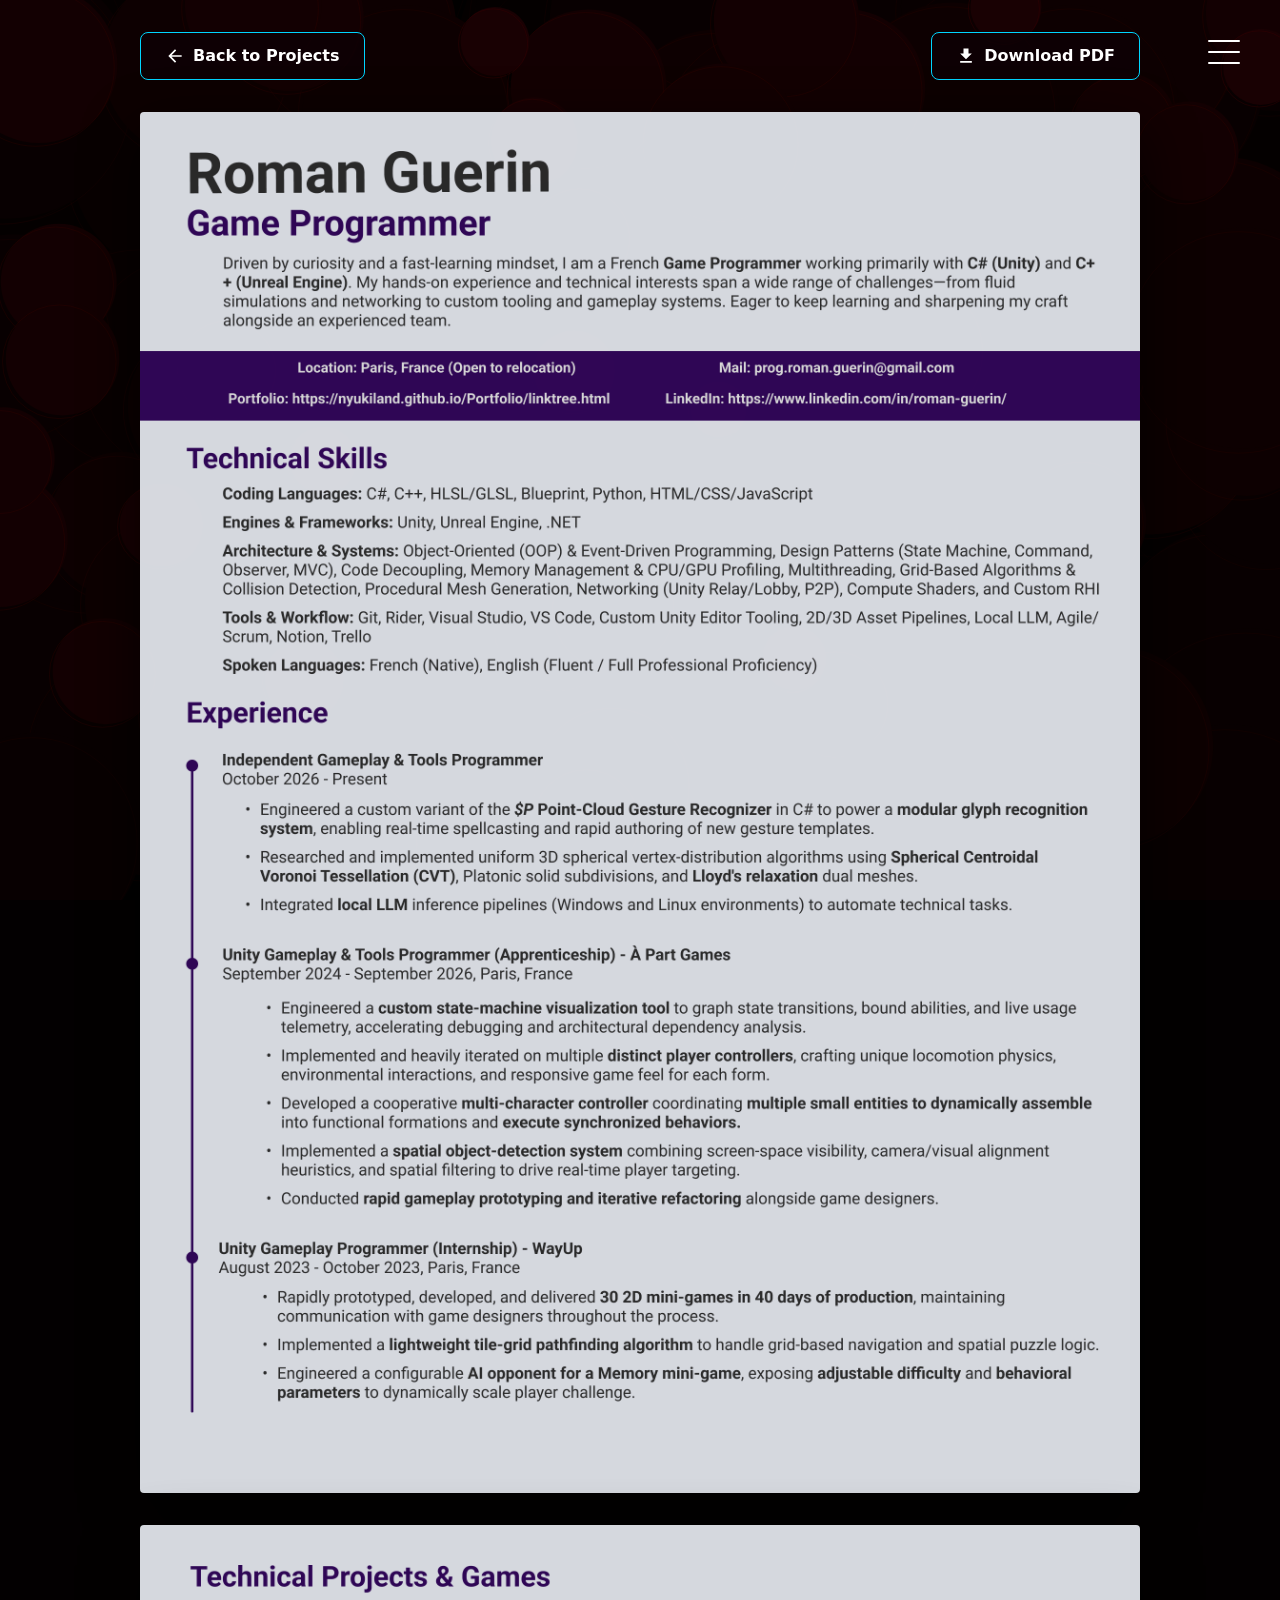
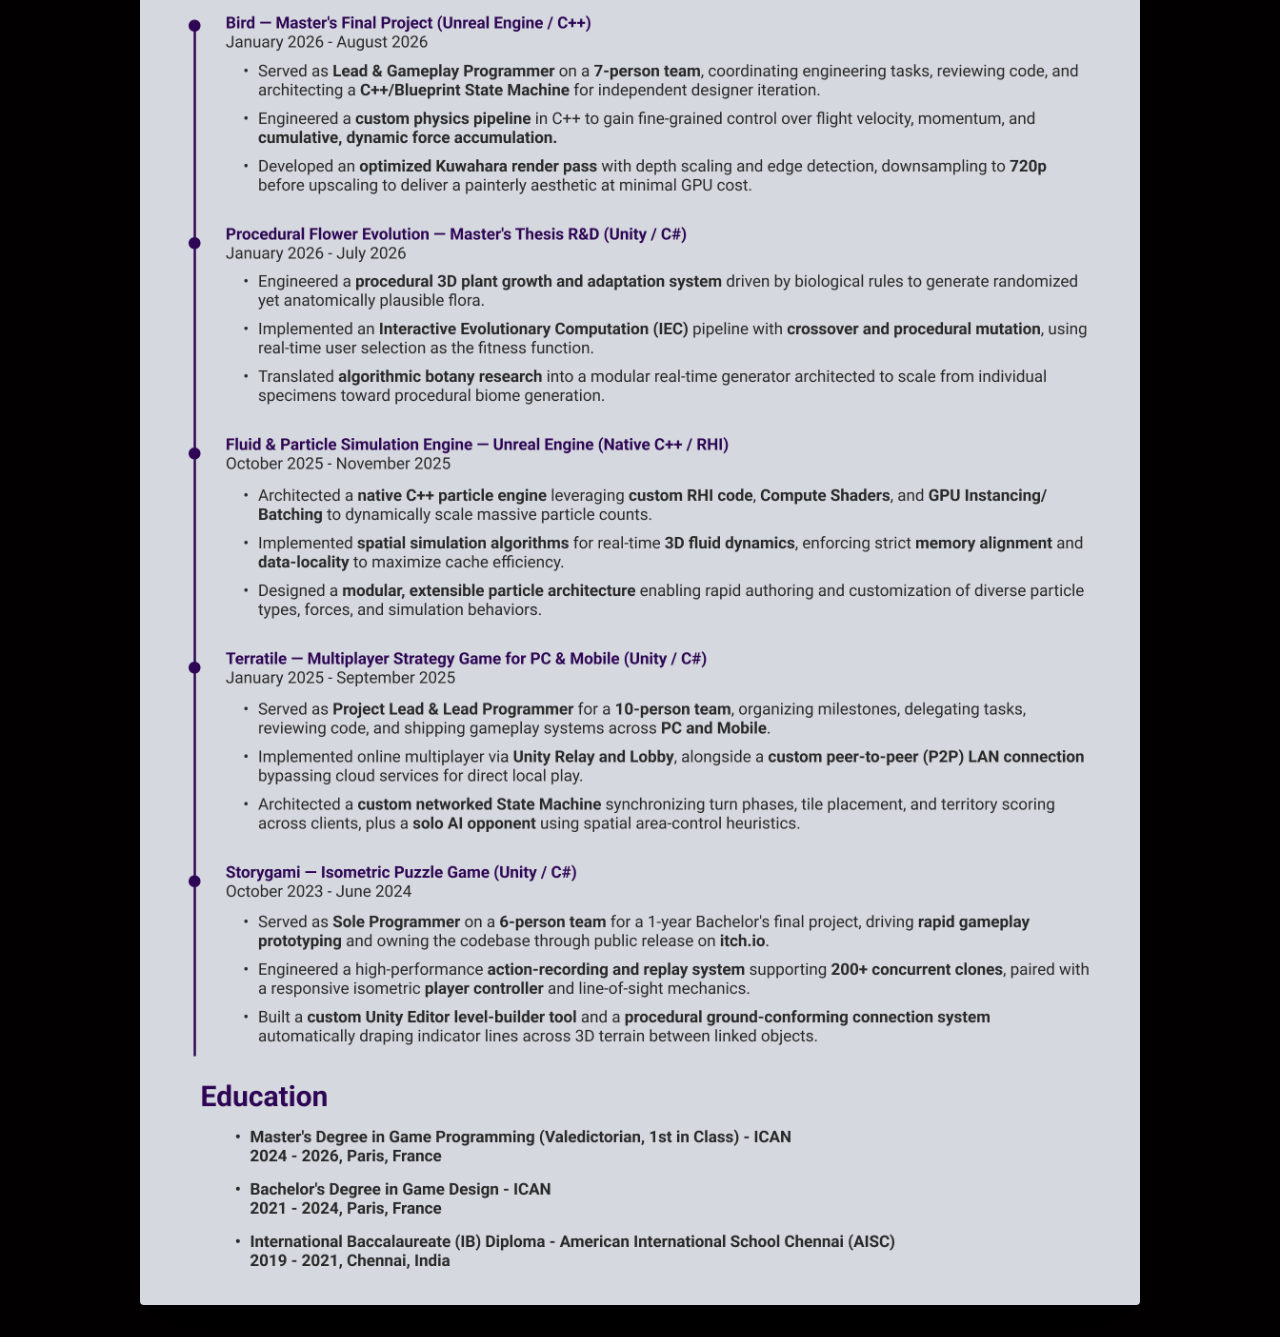
<file: cv.html>
<!doctype html>
<html lang="en">
  <head>
    <meta charset="UTF-8" />
    <link rel="icon" type="image/svg+xml" href="assets/favicon.svg" />
    <meta name="viewport" content="width=device-width, initial-scale=1.0" />
    <title>Resume | Roman Guerin</title>
    <link rel="stylesheet" href="css/style.css" />
  </head>
  <body>
    <canvas id="bg-canvas"></canvas>

    <top-nav></top-nav>

    <div class="cv-page-container">
      <div class="cv-toolbar">
        <a href="index.html" class="cv-action-btn">
          <svg viewBox="0 0 24 24" style="margin-right: 8px">
            <path
              d="M20 11H7.83l5.59-5.59L12 4l-8 8 8 8 1.41-1.41L7.83 13H20v-2z"
            />
          </svg>
          Back to Projects
        </a>
        <a href="assets/Roman_Guerin_Resume.pdf" download class="cv-action-btn">
          <svg viewBox="0 0 24 24" style="margin-right: 8px">
            <path d="M19 9h-4V3H9v6H5l7 7 7-7zM5 18v2h14v-2H5z" />
          </svg>
          Download PDF
        </a>
      </div>

      <div class="cv-document-wrapper">
        <img
          src="assets/cv_page1.png"
          alt="Roman Guerin Resume - Page 1"
          class="cv-page"
        />
        <img
          src="assets/cv_page2.png"
          alt="Roman Guerin Resume - Page 2"
          class="cv-page"
        />
      </div>
    </div>

    <script src="js/background.js"></script>
    <script src="js/nav.js"></script>
  </body>
</html>
</file>
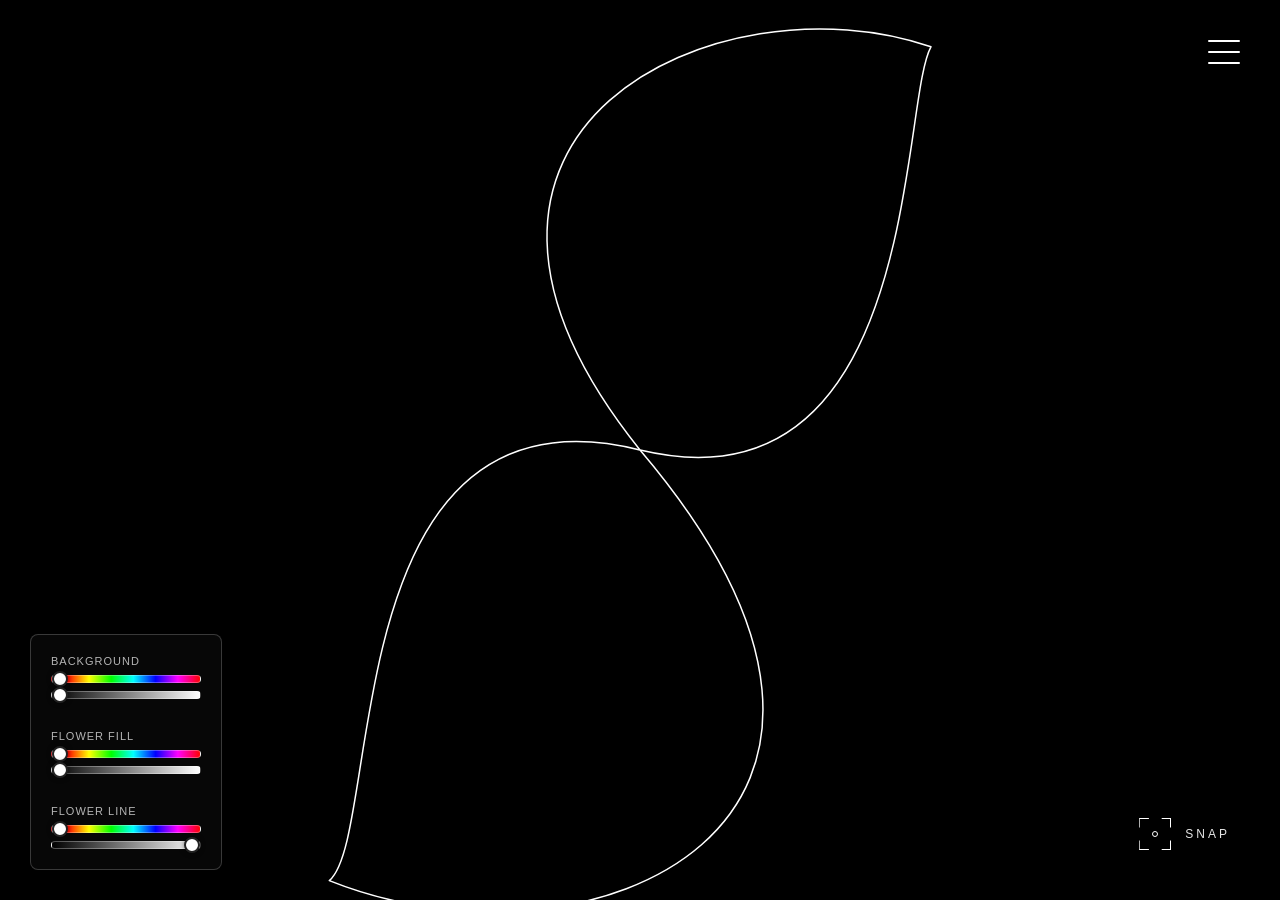
<file: infiniteflower.html>
<!doctype html>
<html lang="en">
  <head>
    <meta charset="UTF-8" />
    <link rel="icon" type="image/svg+xml" href="assets/favicon.svg" />
    <meta name="viewport" content="width=device-width, initial-scale=1.0" />
    <title>Infinite Black Flower</title>
    
    <link rel="stylesheet" href="css/style.css" />
    <link rel="stylesheet" href="css/experiment.css" />
    <link rel="stylesheet" href="css/infiniteflower.css" />
  </head>
  <body>
    <top-nav></top-nav>

    <div id="ui">
      <button class="snap-btn" onclick="captureFlower()">
        <div class="viewfinder">
          <div class="viewfinder-corner tl-corner"></div>
          <div class="viewfinder-corner tr-corner"></div>
          <div class="viewfinder-corner bl-corner"></div>
          <div class="viewfinder-corner br-corner"></div>
          <div class="center-circle"></div>
        </div>
        <span class="snap-label">Snap</span>
      </button>
    </div>
    
    <div id="color-controls">
      <div class="control-block">
        <label>Background</label>
        <input type="range" id="bgColor" class="color-slider" min="0" max="100" value="0">
        <input type="range" id="bgIntensity" class="intensity-slider" min="0" max="100" value="0">
      </div>
      <div class="control-block">
        <label>Flower Fill</label>
        <input type="range" id="flowerColor" class="color-slider" min="0" max="100" value="0">
        <input type="range" id="flowerIntensity" class="intensity-slider" min="0" max="100" value="0">
      </div>
      <div class="control-block">
        <label>Flower Line</label>
        <input type="range" id="lineColor" class="color-slider" min="0" max="100" value="0">
        <input type="range" id="lineIntensity" class="intensity-slider" min="0" max="100" value="100">
      </div>
    </div>
    
    <canvas id="canvas"></canvas>
    
    <script src="js/nav.js"></script>
    <script src="js/infiniteflower.js"></script>
  </body>
</html>
</file>
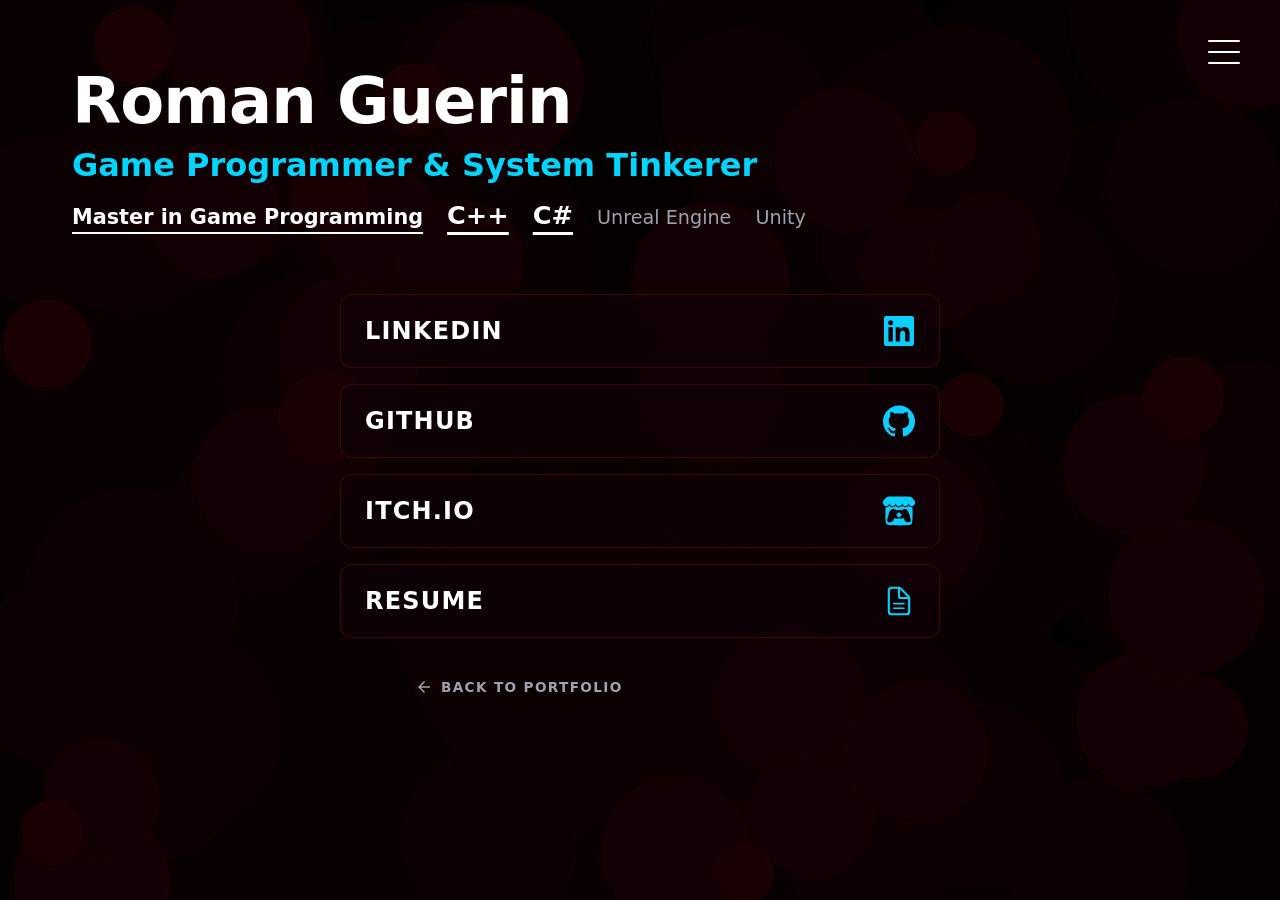
<file: linktree.html>
<!doctype html>
<html lang="en">
  <head>
    <meta charset="UTF-8" />
    <link rel="icon" type="image/svg+xml" href="assets/favicon.svg" />
    <meta name="viewport" content="width=device-width, initial-scale=1.0" />
    <title>Roman Guerin Portfolio | Game Programmer</title>
    <link rel="stylesheet" href="css/style.css" />
  </head>
  <body>
    <canvas id="bg-canvas"></canvas>

    <top-nav></top-nav>

    <main class="ui-layer">
      <header class="hero">
        <h1>Roman Guerin</h1>
        <h2>Game Programmer & System Tinkerer</h2>

        <div class="tags-container minimalist-tags">
          <span class="text-degree">Master in Game Programming</span>
          <span class="text-lang">C++</span>
          <span class="text-lang">C#</span>
          <span class="text-engine">Unreal Engine</span>
          <span class="text-engine">Unity</span>
        </div>
      </header>

      <div class="link-tree-container">
        <a href="https://www.linkedin.com/in/roman-guerin/" target="_blank" class="link-tree-btn">
          <span>LinkedIn</span>
          <img src="assets/linkedin.svg" alt="LinkedIn" class="social-icon-img" />
        </a>

        <a href="https://github.com/nyukiland" target="_blank" class="link-tree-btn">
          <span>GitHub</span>
          <img src="assets/github.svg" alt="GitHub" class="social-icon-img" />
        </a>

        <a href="https://nyukiland.itch.io/" target="_blank" class="link-tree-btn">
          <span>Itch.io</span>
          <img src="assets/itch.svg" alt="Itch.io" class="social-icon-img" />
        </a>

        <a href="cv.html" class="link-tree-btn">
          <span>Resume</span>
          <img src="assets/doc.svg" alt="CV" class="social-icon-img" />
        </a>
      </div>

        <div class="back-home-wrapper">
        <a href="index.html" class="back-home-btn">
          <svg viewBox="0 0 24 24">
            <path d="M20 11H7.83l5.59-5.59L12 4l-8 8 8 8 1.41-1.41L7.83 13H20v-2z" />
          </svg>
          Back to Portfolio
        </a>
      </div>

    <script src="js/background.js"></script>
    <script src="js/ui.js"></script>
    <script src="js/nav.js"></script>
  </body>
</html>
</file>
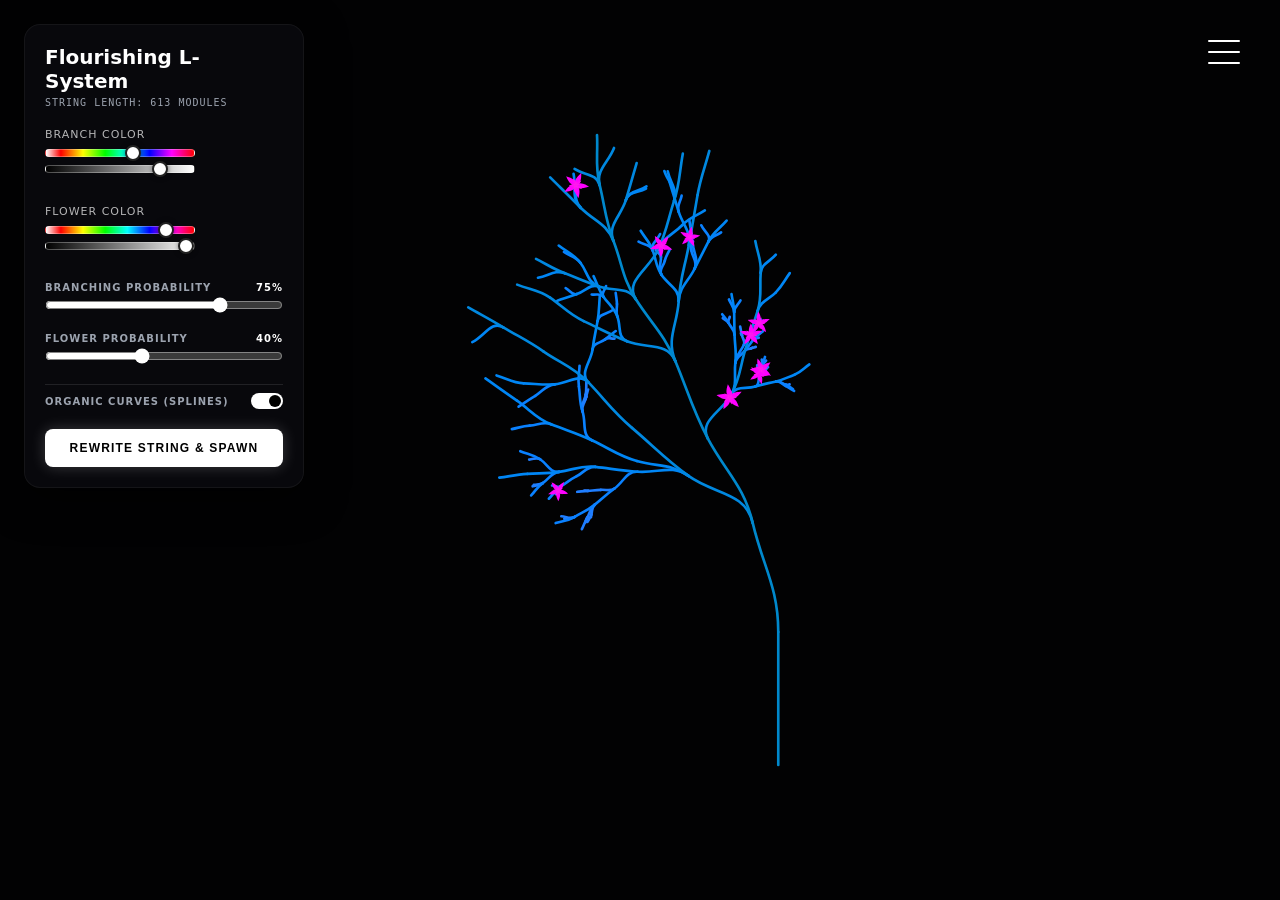
<file: lsystem.html>
<!DOCTYPE html>
<html lang="en">
<head>
    <meta charset="UTF-8">
    <link rel="icon" type="image/svg+xml" href="assets/favicon.svg" />
    <meta name="viewport" content="width=device-width, initial-scale=1.0">
    <title>Flourishing L-System</title>
    
    <link rel="stylesheet" href="css/style.css" />
    <link rel="stylesheet" href="css/experiment.css" />
    <link rel="stylesheet" href="css/lsystem.css" />
    
    <style>
        canvas {
            display: block;
            position: fixed;
            top: 0; left: 0;
            width: 100%; height: 100%;
            z-index: 0; 
        }
    </style>
  </head>
<body>
    <top-nav></top-nav>
    <canvas id="canvas"></canvas>

    <div id="ui-panel">
        <div>
            <h1 class="panel-title">Flourishing L-System</h1>
            <p id="stats-display" class="panel-subtitle">String Length: 0</p>
        </div>

        <div class="space-y">
            <div class="control-block">
                <label>Branch Color</label>
                <input type="range" id="branchColor" class="color-slider" min="0" max="100" value="60">
                <input type="range" id="branchIntensity" class="intensity-slider" min="0" max="100" value="80">
            </div>
            
            <div class="control-block">
                <label>Flower Color</label>
                <input type="range" id="flowerColor" class="color-slider" min="0" max="100" value="85">
                <input type="range" id="flowerIntensity" class="intensity-slider" min="0" max="100" value="100">
            </div>

            <div>
                <label class="flex-between">
                    <span>Branching Probability</span>
                    <span id="val-branching" class="text-white">75%</span>
                </label>
                <input type="range" id="param-branching" min="0" max="100" value="75" class="native-range">
            </div>

            <div>
                <label class="flex-between">
                    <span>Flower Probability</span>
                    <span id="val-flowers" class="text-white">40%</span>
                </label>
                <input type="range" id="param-flowers" min="0" max="100" value="40" class="native-range">
            </div>
            
            <div class="toggle-row">
                <label class="toggle-label">Organic Curves (Splines)</label>
                <div id="spline-toggle" class="toggle-switch active">
                    <div class="toggle-thumb"></div>
                </div>
            </div>
        </div>

        <button id="btn-generate" class="generate-btn">
            Rewrite String & Spawn
        </button>
    </div>

    <script src="js/nav.js"></script>
    <script src="js/lsystem.js"></script>
</body>
</html>
</file>
<file: css/style.css>
:root {
  --text-main: #ffffff;
  --text-muted: #a0a0b0;
  --accent-cyan: #00d5ff;
  --card-bg: rgba(15, 0, 5, 0.4);
  --card-border: rgba(255, 30, 60, 0.2);
  --card-hover-border: rgba(0, 213, 255, 0.5);
}

* {
  margin: 0;
  padding: 0;
  box-sizing: border-box;
}

body {
  background-color: #030001;
  color: var(--text-main);
  font-family:
    system-ui,
    -apple-system,
    BlinkMacSystemFont,
    "Segoe UI",
    Roboto,
    sans-serif;
  overflow-x: hidden;
}

::-webkit-scrollbar {
  display: none;
  width: 0px;
  background: transparent;
}

html,
body {
  scrollbar-width: none;
  -ms-overflow-style: none;
}

#top-nav {
  position: absolute;
  top: 40px;
  right: 40px;
  z-index: 20;
  display: flex;
  flex-direction: column;
  align-items: flex-end;
}

.hamburger {
  width: 32px;
  height: 24px;
  background: none;
  border: none;
  cursor: pointer;
  position: relative;
  z-index: 30;
  outline: none;
}

.hamburger span {
  display: block;
  position: absolute;
  width: 100%;
  height: 2px;
  background: white;
  border-radius: 2px;
  transition: all 0.3s cubic-bezier(0.25, 0.1, 0.25, 1);
  transform-origin: center;
}

.hamburger span:nth-child(1) {
  top: 0;
}
.hamburger span:nth-child(2) {
  top: 50%;
  transform: translateY(-50%);
}
.hamburger span:nth-child(3) {
  bottom: 0;
}

.hamburger.open span:nth-child(1) {
  top: 50%;
  transform: translateY(-50%) rotate(45deg);
}
.hamburger.open span:nth-child(2) {
  opacity: 0;
}
.hamburger.open span:nth-child(3) {
  bottom: 50%;
  transform: translateY(50%) rotate(-45deg);
}

.dropdown {
  position: absolute;
  top: 40px;
  right: 0;
  background: rgba(15, 0, 5, 0.85);
  backdrop-filter: none;
  border: 1px solid rgba(255, 255, 255, 0.15);
  border-radius: 8px;
  padding: 10px 0;
  display: flex;
  flex-direction: column;
  min-width: 180px;
  opacity: 0;
  pointer-events: none;
  transform: translateY(-10px);
  transition: all 0.3s cubic-bezier(0.25, 0.1, 0.25, 1);
}

.dropdown.open {
  opacity: 1;
  pointer-events: auto;
  transform: translateY(0);
}

.dropdown a {
  color: rgba(255, 255, 255, 0.7);
  text-decoration: none;
  padding: 12px 24px;
  font-size: 13px;
  text-transform: uppercase;
  letter-spacing: 0.15em;
  transition:
    background 0.2s,
    color 0.2s;
}

.dropdown a:hover {
  background: rgba(255, 255, 255, 0.1);
  color: white;
}

#bg-canvas {
  position: fixed;
  top: 0;
  left: 0;
  width: 100vw;
  height: 100vh;
  z-index: -1;
  pointer-events: none;
}

.ui-layer {
  position: relative;
  z-index: 1;
  max-width: 1200px;
  margin: 0 auto;
  padding: 4rem 2rem;
}

.hero {
  margin-bottom: 4rem;
}
.hero h1 {
  font-size: 4rem;
  font-weight: 800;
  letter-spacing: -1px;
  margin-bottom: 0.5rem;
}
.hero h2 {
  font-size: 2rem;
  color: var(--accent-cyan);
  font-weight: 600;
  margin-bottom: 1rem;
}

.tags-container.minimalist-tags {
  display: flex;
  flex-wrap: wrap;
  gap: 1.5rem;
  margin-bottom: 2.5rem;
  align-items: baseline;
}
.text-degree {
  font-size: 1.3rem;
  font-weight: 700;
  color: var(--text-main);
  text-decoration: underline;
  text-decoration-color: var(--text-main);
  text-underline-offset: 8px;
  text-decoration-thickness: 2px;
}
.text-lang {
  font-size: 1.6rem;
  font-weight: 800;
  color: var(--text-main);
  text-decoration: underline;
  text-decoration-color: var(--text-main);
  text-underline-offset: 8px;
  text-decoration-thickness: 3px;
}
.text-engine {
  font-size: 1.2rem;
  font-weight: 500;
  color: var(--text-muted);
}

.subtitle {
  font-size: 1.2rem;
  color: var(--text-muted);
  max-width: 600px;
  line-height: 1.5;
}

.projects-grid {
  display: grid;
  grid-template-columns: repeat(auto-fit, minmax(320px, 1fr));
  gap: 2rem;
}
.project-card {
  background: rgba(15, 0, 5, 0.85);
  backdrop-filter: none;
  border: 1px solid var(--card-border);
  border-radius: 12px;
  padding: 2rem;
  cursor: pointer;
  transition:
    transform 0.3s ease,
    border-color 0.3s ease,
    box-shadow 0.3s ease;
}
.project-card:hover {
  transform: translateY(-5px);
  border-color: var(--card-hover-border);
  box-shadow: 0 10px 30px rgba(0, 213, 255, 0.1);
}
.tech-tag {
  display: inline-block;
  font-size: 0.8rem;
  font-weight: 700;
  text-transform: uppercase;
  letter-spacing: 1px;
  color: var(--accent-cyan);
  margin-bottom: 1rem;
}
.project-card h3 {
  font-size: 1.5rem;
  margin-bottom: 1rem;
}
.project-card p {
  color: var(--text-muted);
  line-height: 1.6;
  font-size: 0.95rem;
}

.modal-overlay {
  position: fixed;
  top: 0;
  left: 0;
  width: 100vw;
  height: 100vh;
  background: rgba(0, 0, 0, 0.85);
  backdrop-filter: none;
  z-index: 100;
  display: flex;
  justify-content: center;
  align-items: center;
  opacity: 0;
  pointer-events: none;
  transition: opacity 0.3s ease;
}
.modal-overlay.active {
  opacity: 1;
  pointer-events: auto;
}
.modal-content {
  background: var(--card-bg);
  border: 1px solid var(--accent-cyan);
  border-radius: 12px;
  width: 90%;
  max-width: 800px;
  max-height: 90vh;
  overflow-y: auto;
  padding: 2.5rem;
  position: relative;
  box-shadow: 0 20px 50px rgba(0, 0, 0, 0.5);
  transform: translateY(30px) scale(0.95);
  transition: transform 0.3s ease;
}
.modal-overlay.active .modal-content {
  transform: translateY(0) scale(1);
}
.close-btn {
  position: absolute;
  top: 1.5rem;
  right: 1.5rem;
  background: none;
  border: none;
  color: var(--text-muted);
  font-size: 2rem;
  line-height: 1;
  cursor: pointer;
  transition: color 0.2s ease;
}
.close-btn:hover {
  color: var(--accent-cyan);
}
.modal-header {
  margin-bottom: 2rem;
}
.modal-header h2 {
  font-size: 2.5rem;
  margin-top: 0.5rem;
}
.modal-media-container {
  width: 100%;
  height: 350px;
  background: #000;
  border-radius: 8px;
  overflow: hidden;
  margin-bottom: 2rem;
  border: 1px solid var(--card-border);
  box-shadow: 0 4px 15px rgba(0, 0, 0, 0.5);
  position: relative;
}
#modal-video,
#modal-image {
  width: 100%;
  height: 100%;
  object-fit: cover;
}
.modal-body {
  line-height: 1.8;
  color: #e0e0e0;
}
.modal-body ul {
  margin-top: 1rem;
  margin-left: 1.5rem;
}
.modal-body li {
  margin-bottom: 0.5rem;
}
.modal-body strong,
.pitch strong {
  color: var(--accent-cyan);
  font-weight: 700;
}

.floating-actions {
  position: fixed;
  bottom: 2rem;
  right: 2rem;
  display: flex;
  gap: 1rem;
  z-index: 50;
}
.action-btn {
  width: 56px;
  height: 56px;
  border-radius: 50%;
  background: rgba(15, 0, 5, 0.85);
  border: 1px solid var(--accent-cyan);
  color: var(--accent-cyan);
  display: flex;
  align-items: center;
  justify-content: center;
  cursor: pointer;
  backdrop-filter: none;
  transition: all 0.3s ease;
  text-decoration: none;
  box-shadow: 0 4px 15px rgba(0, 0, 0, 0.5);
}
.action-btn:hover {
  transform: scale(1.1) translateY(-5px);
  background: var(--accent-cyan);
  color: #000;
  box-shadow: 0 10px 25px rgba(0, 213, 255, 0.3);
}
.action-btn svg {
  width: 24px;
  height: 24px;
  fill: currentColor;
}

.cv-page-container {
  position: relative;
  z-index: 1;
  display: flex;
  flex-direction: column;
  align-items: center;
  min-height: 100vh;
  padding: 2rem;
}
.cv-page {
  width: 100%;
  max-width: 100%;
  height: auto;
  border-radius: 4px;
  box-shadow: 0 20px 60px rgba(0, 0, 0, 0.8);
  opacity: 0.96;
}
.cv-toolbar {
  width: 100%;
  max-width: 1000px;
  display: flex;
  justify-content: space-between;
  margin-bottom: 2rem;
}
.cv-action-btn {
  display: flex;
  align-items: center;
  padding: 0.8rem 1.5rem;
  background:rgba(15, 0, 5, 0.85);
  border: 1px solid var(--accent-cyan);
  color: var(--text-main);
  border-radius: 8px;
  cursor: pointer;
  font-weight: 600;
  text-decoration: none;
  transition: all 0.2s ease;
  backdrop-filter: none;
}
.cv-action-btn svg {
  width: 20px;
  height: 20px;
  fill: currentColor;
}
.cv-action-btn:hover {
  background: var(--accent-cyan);
  color: #000;
}
.cv-document-wrapper {
  width: 100%;
  max-width: 1000px;
  display: flex;
  flex-direction: column;
  align-items: center;
  gap: 2rem;
}
#cv-image {
  max-width: 100%;
  height: auto;
  border-radius: 4px;
  box-shadow: 0 20px 60px rgba(0, 0, 0, 0.8);
  opacity: 0.96;
}

.social-icon-img {
  width: 24px;
  height: 24px;
  transition: filter 0.3s ease;
  filter: invert(72%) sepia(85%) saturate(3015%) hue-rotate(152deg)
    brightness(101%) contrast(101%);
}
.action-btn:hover .social-icon-img {
  filter: brightness(0);
}

.fullscreen-btn {
  position: absolute;
  bottom: 12px;
  right: 12px;
  background:rgba(15, 0, 5, 0.85);
  border: 1px solid rgba(0, 213, 255, 0.4);
  border-radius: 6px;
  padding: 8px;
  cursor: pointer;
  color: var(--text-main);
  backdrop-filter: none;
  transition: all 0.2s ease;
  display: flex;
  align-items: center;
  justify-content: center;
}
.fullscreen-btn:hover {
  background: var(--accent-cyan);
  color: #000;
}
.fullscreen-btn svg {
  width: 20px;
  height: 20px;
  fill: currentColor;
}
.modal-action-btn {
  display: inline-flex;
  align-items: center;
  margin-top: 1.5rem;
  padding: 0.8rem 1.5rem;
  background: rgba(0, 213, 255, 0.1);
  border: 1px solid var(--accent-cyan);
  color: var(--accent-cyan);
  border-radius: 8px;
  text-decoration: none;
  font-weight: 600;
  transition: all 0.2s ease;
}
.modal-action-btn:hover {
  background: var(--accent-cyan);
  color: #000;
  box-shadow: 0 5px 15px rgba(0, 213, 255, 0.3);
  transform: translateY(-2px);
}

top-nav {
  display: block;
  position: relative;
  z-index: 1000;
}

.back-home-wrapper {
  width: 90%;
  max-width: 450px;
  margin: 20px auto;
  display: flex;
  justify-content: flex-start;
  z-index: 10;
}

.back-home-btn {
  display: inline-flex;
  align-items: center;
  color: var(--text-muted, #a0a0b0);
  text-decoration: none;
  font-size: 0.85rem;
  font-weight: 600;
  text-transform: uppercase;
  letter-spacing: 0.1em;
  transition: all 0.2s ease;
}

.back-home-btn svg {
  width: 18px;
  height: 18px;
  margin-right: 8px;
  fill: currentColor;
}

.back-home-btn:hover {
  color: var(--text-main, #ffffff);
  transform: translateX(-4px);
}

.link-tree-container {
  display: flex;
  flex-direction: column;
  gap: 16px;
  width: 90%;
  max-width: 600px;
  margin: 0 auto 40px auto;
  z-index: 10;
}

.link-tree-btn {
  display: flex;
  align-items: center;
  justify-content: space-between;
  background:rgba(15, 0, 5, 0.85);
  border: 1px solid var(--card-border, rgba(255, 30, 60, 0.2));
  border-radius: 12px;
  padding: 20px 24px; /* Taller padding */
  color: var(--text-main, #ffffff);
  text-decoration: none;
  font-weight: 700;
  
  font-size: clamp(1rem, 4vw, 1.5rem); 
  letter-spacing: 0.05em;
  text-transform: uppercase;
  backdrop-filter: none;
  -webkit-backdrop-filter: none;
  transition: all 0.2s cubic-bezier(0.25, 0.8, 0.25, 1);
}

.link-tree-btn:hover {
  border-color: var(--card-hover-border, rgba(0, 213, 255, 0.5));
  background: rgba(0, 213, 255, 0.05);
  transform: translateY(-3px);
  box-shadow: 0 10px 20px rgba(0, 0, 0, 0.3);
}

.link-tree-btn:active {
  transform: translateY(0) scale(0.96);
}

.link-tree-btn svg,
.link-tree-btn img {
  width: clamp(24px, 6vw, 32px);
  height: clamp(24px, 6vw, 32px);
  fill: currentColor;
}

.cta-section {
  width: 100%;
  margin-top: 40px;
  display: flex;
  justify-content: center;
}

.cta-block {
  display: flex;
  align-items: center;
  justify-content: space-between;
  width: 100%;
  background:rgba(15, 0, 5, 0.85);
  border: 1px solid var(--card-border, rgba(255, 30, 60, 0.2));
  border-radius: 12px;
  padding: 30px 40px;
  text-decoration: none;
  color: var(--text-main, #ffffff);
  backdrop-filter: none;
  -webkit-backdrop-filter: none;
  transition: all 0.3s cubic-bezier(0.25, 0.8, 0.25, 1);
}

.cta-block:hover {
  border-color: var(--card-hover-border, rgba(0, 213, 255, 0.5));
  background: rgba(0, 213, 255, 0.05);
  transform: translateY(-4px);
  box-shadow: 0 10px 30px rgba(0, 0, 0, 0.4);
}

.cta-content h3 {
  font-size: 1.5rem;
  margin-bottom: 8px;
  color: var(--text-main);
}

.cta-content p {
  color: var(--text-muted, #a0a0b0);
  font-size: 1rem;
  margin: 0;
  line-height: 1.5;
}

.cta-large-icon {
  width: 48px !important;
  height: 48px !important;
  margin-left: 20px;
  transition: transform 0.4s cubic-bezier(0.175, 0.885, 0.32, 1.275), filter 0.3s ease !important;
}

.cta-block:hover .cta-large-icon {
  transform: scale(1.15) rotate(5deg);
  filter: invert(72%) sepia(85%) saturate(3015%) hue-rotate(152deg) brightness(130%) contrast(110%) drop-shadow(0 0 12px rgba(0, 213, 255, 0.6)) !important;
}

@media (max-width: 600px) {
  .cta-block {
    flex-direction: column-reverse;
    text-align: center;
    padding: 24px;
    gap: 16px;
  }
  .cta-large-icon {
    margin-left: 0;
  }
}
</file>
<file: css/experiment.css>
body, html {
  margin: 0;
  padding: 0;
  width: 100%;
  height: 100%;
  background-color: #000;
  overflow: hidden;
  font-family: "Inter", system-ui, -apple-system, sans-serif;
}

canvas {
  display: block;
}

.control-block {
  display: flex;
  flex-direction: column;
  gap: 8px;
  margin-bottom: 16px;
}

.control-block:last-child {
  margin-bottom: 0;
}

.control-block label {
  font-size: 11px;
  text-transform: uppercase;
  letter-spacing: 1px;
  color: rgba(255, 255, 255, 0.7);
}

.color-slider, .intensity-slider {
  -webkit-appearance: none;
  width: 150px;
  height: 8px;
  border-radius: 4px;
  outline: none;
  border: 1px solid rgba(255, 255, 255, 0.3);
}

.color-slider {
  background: linear-gradient(to right, 
    #ffffff 0%, #ff0000 10%, #ffff00 25%, 
    #00ff00 40%, #00ffff 55%, #0000ff 70%, 
    #ff00ff 85%, #ff0000 100%
  );
}

.intensity-slider {
  background: linear-gradient(to right, #000000 0%, #ffffff 100%);
}

.color-slider::-webkit-slider-thumb, 
.intensity-slider::-webkit-slider-thumb {
  -webkit-appearance: none;
  width: 16px;
  height: 16px;
  border-radius: 50%;
  background: white;
  border: 2px solid #222;
  cursor: pointer;
  box-shadow: 0 0 5px rgba(0,0,0,0.5);
}

.color-slider::-moz-range-thumb, 
.intensity-slider::-moz-range-thumb {
  width: 16px;
  height: 16px;
  border-radius: 50%;
  background: white;
  border: 2px solid #222;
  cursor: pointer;
}
</file>
<file: css/infiniteflower.css>
#ui {
  position: absolute;
  bottom: 40px;
  right: 40px;
  z-index: 10;
}

#color-controls {
  position: fixed;
  bottom: 30px;
  left: 30px;
  display: flex;
  flex-direction: column;
  gap: 15px;
  z-index: 100;
  background: rgba(10, 10, 10, 0.7);
  padding: 20px;
  border-radius: 8px;
  border: 1px solid rgba(255, 255, 255, 0.2);
  backdrop-filter: blur(5px);
  color: white;
  font-family: sans-serif;
  font-size: 14px;
}

.control-group {
  display: flex;
  justify-content: space-between;
  align-items: center;
  gap: 20px;
}

.snap-btn {
  display: flex;
  align-items: center;
  gap: 14px;
  background: none;
  border: none;
  color: white;
  cursor: pointer;
  padding: 10px;
  transition: opacity 0.2s, transform 0.2s;
  outline: none;
}

.snap-btn:hover {
  opacity: 0.8;
}

.snap-btn:active {
  transform: scale(0.96);
}

.viewfinder {
  width: 32px;
  height: 32px;
  position: relative;
  display: flex;
  align-items: center;
  justify-content: center;
}

.viewfinder-corner {
  position: absolute;
  inset: 0;
  box-sizing: border-box;
}

.tl-corner {
  border-top: 1.5px solid white;
  border-left: 1.5px solid white;
  clip-path: inset(0 70% 70% 0);
}

.tr-corner {
  border-top: 1.5px solid white;
  border-right: 1.5px solid white;
  clip-path: inset(0 0 70% 70%);
}

.bl-corner {
  border-bottom: 1.5px solid white;
  border-left: 1.5px solid white;
  clip-path: inset(70% 70% 0 0);
}

.br-corner {
  border-bottom: 1.5px solid white;
  border-right: 1.5px solid white;
  clip-path: inset(70% 0 0 70%);
}

.center-circle {
  width: 6px;
  height: 6px;
  border: 1.5px solid white;
  border-radius: 50%;
}

.snap-label {
  font-size: 12px;
  font-weight: 300;
  letter-spacing: 0.25em;
  text-transform: uppercase;
  color: rgba(255, 255, 255, 0.9);
  user-select: none;
}
</file>
<file: css/lsystem.css>
#ui-panel {
    position: fixed;
    top: 24px;
    left: 24px;
    width: 280px;
    display: flex;
    flex-direction: column;
    gap: 20px;
    z-index: 10;
    
    background: rgba(10, 10, 15, 0.8); 
    backdrop-filter: blur(16px); 
    -webkit-backdrop-filter: blur(16px);
    border: 1px solid rgba(255, 255, 255, 0.05); 
    border-radius: 1rem;
    box-shadow: 0 10px 40px rgba(0, 0, 0, 0.8);
    padding: 20px;
}

.panel-title {
    font-size: 1.25rem;
    font-weight: 700;
    margin: 0;
}

.panel-subtitle {
    font-size: 10px;
    color: #9ca3af;
    text-transform: uppercase;
    letter-spacing: 0.1em;
    font-family: monospace;
    margin-top: 4px;
}

.space-y {
    display: flex;
    flex-direction: column;
    gap: 16px;
}

.flex-between {
    display: flex;
    justify-content: space-between;
    font-size: 10px;
    font-weight: bold;
    color: #9ca3af;
    text-transform: uppercase;
    letter-spacing: 0.1em;
    margin-bottom: 4px;
}

.text-white { color: white; }

.native-range {
    width: 100%;
    accent-color: white;
    cursor: pointer;
}

.toggle-row {
    display: flex;
    align-items: center;
    justify-content: space-between;
    padding-top: 8px;
    border-top: 1px solid rgba(255, 255, 255, 0.1);
}

.toggle-label {
    font-size: 10px;
    font-weight: bold;
    color: #9ca3af;
    text-transform: uppercase;
    letter-spacing: 0.1em;
}

.toggle-switch {
    position: relative;
    width: 32px;
    height: 16px;
    background: #1f2937;
    border-radius: 999px;
    cursor: pointer;
    transition: background 0.3s;
}
.toggle-switch.active { background: white; }

.toggle-thumb {
    position: absolute;
    top: 2px;
    left: 2px;
    width: 12px;
    height: 12px;
    background: #9ca3af;
    border-radius: 50%;
    transition: transform 0.3s, background 0.3s;
}
.toggle-switch.active .toggle-thumb {
    transform: translateX(16px);
    background: black;
}

.generate-btn {
    width: 100%;
    background: white;
    color: black;
    border: none;
    padding: 12px;
    font-weight: bold;
    border-radius: 8px;
    cursor: pointer;
    transition: background 0.2s;
    text-transform: uppercase;
    letter-spacing: 0.1em;
    font-size: 12px;
    box-shadow: 0 0 15px rgba(255,255,255,0.2);
}
.generate-btn:hover { background: #e5e5e5; }
</file>
